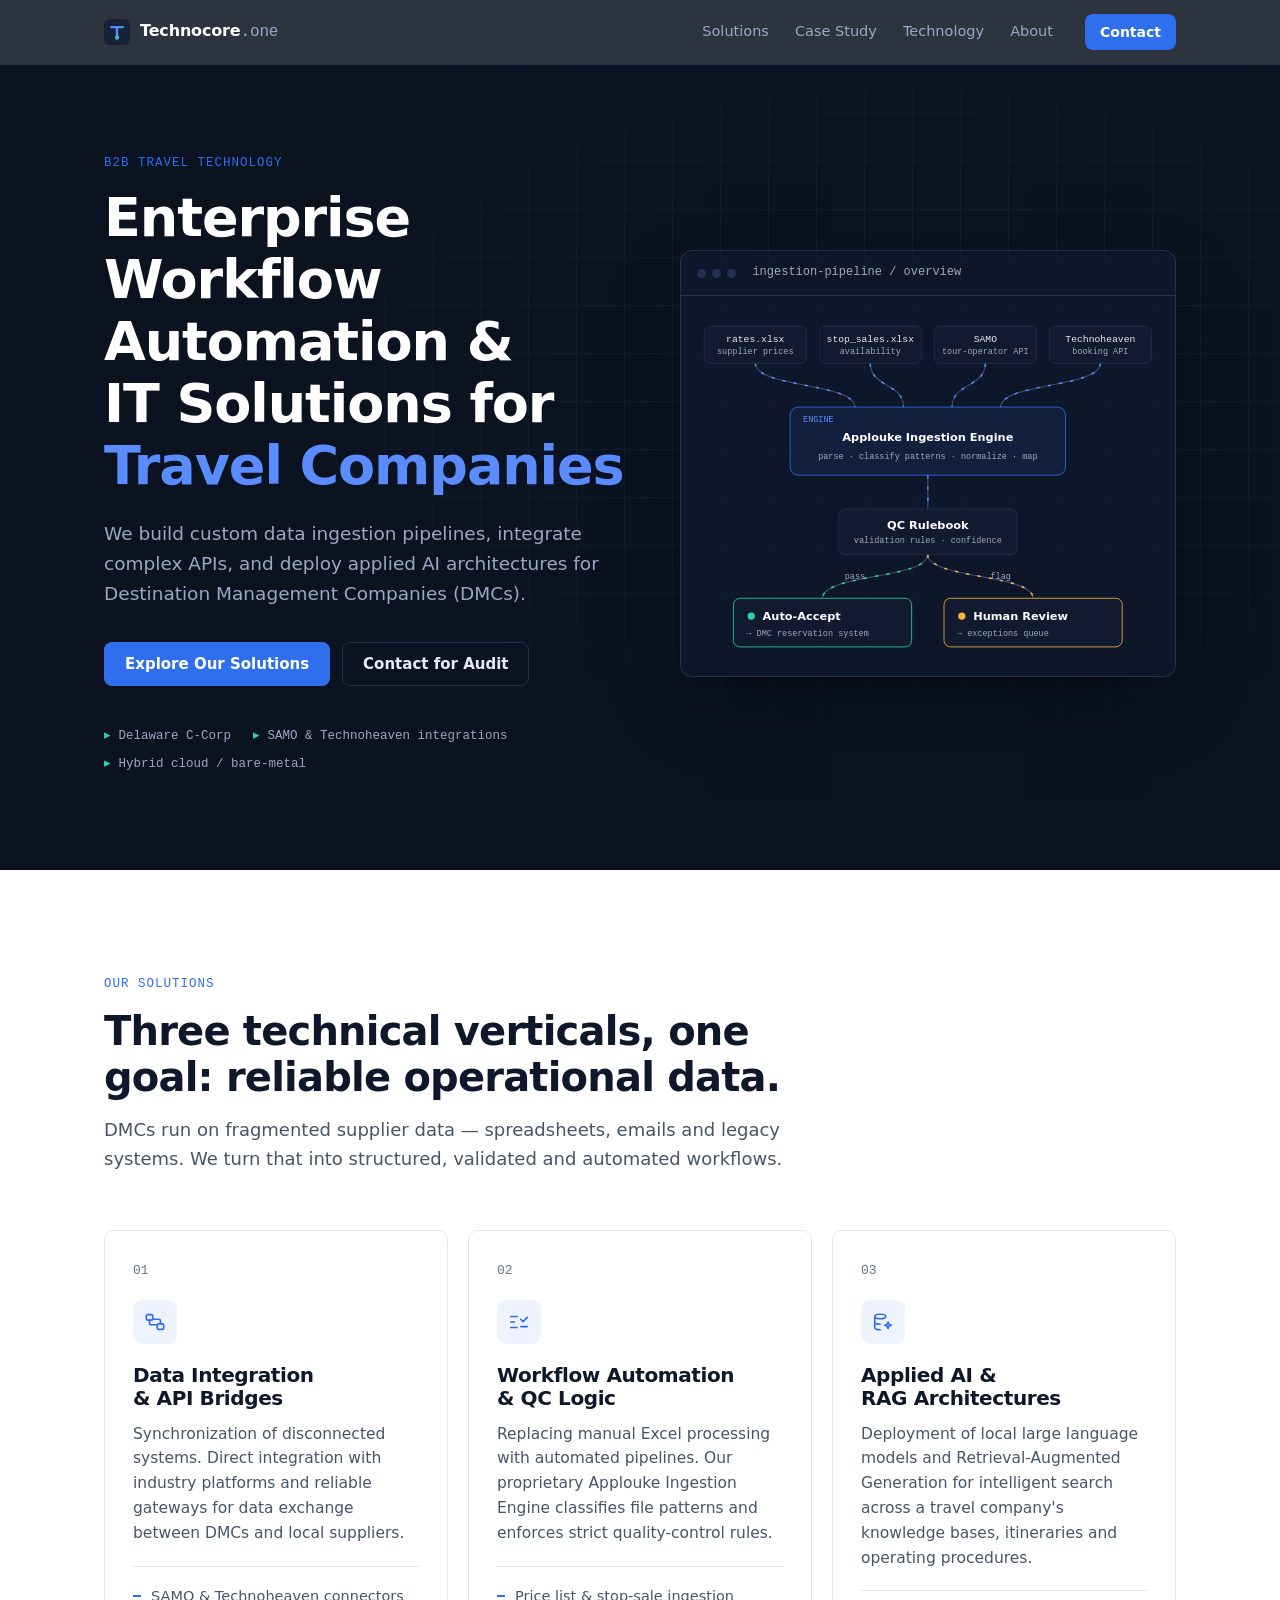
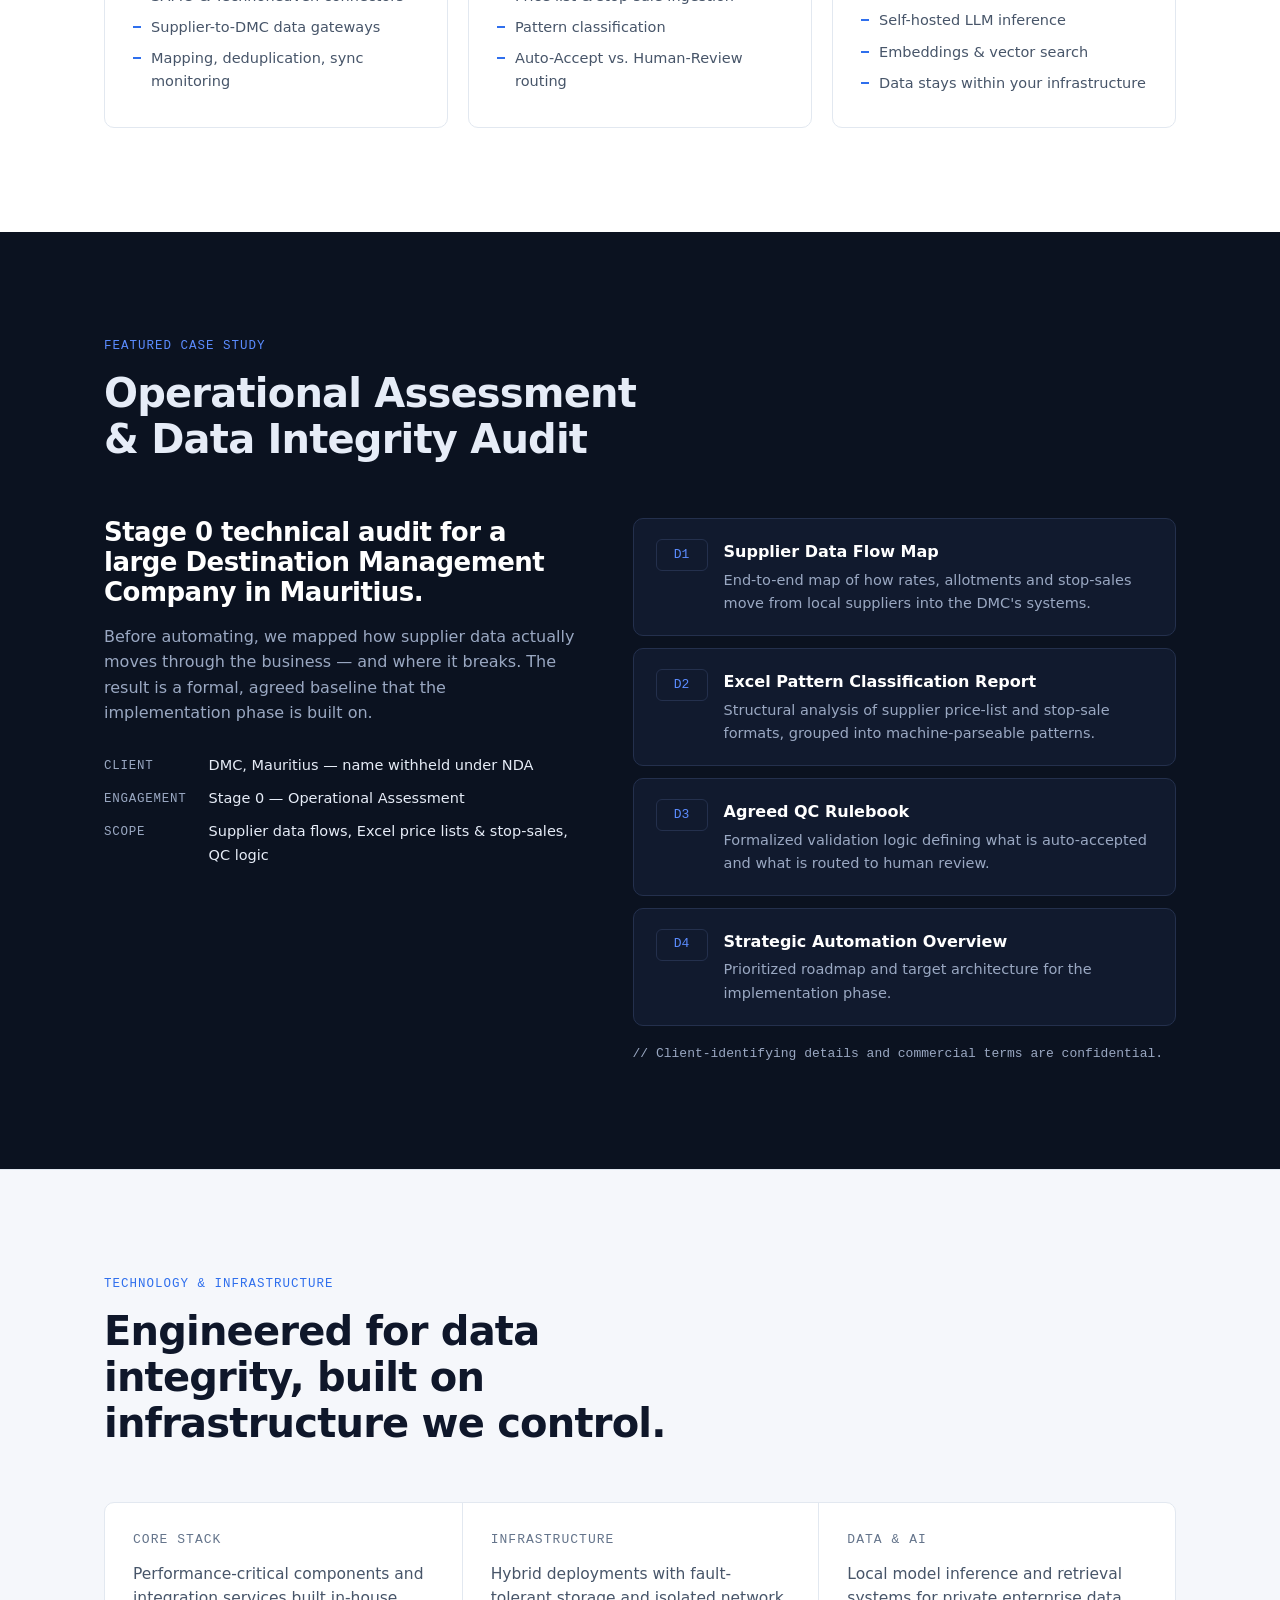
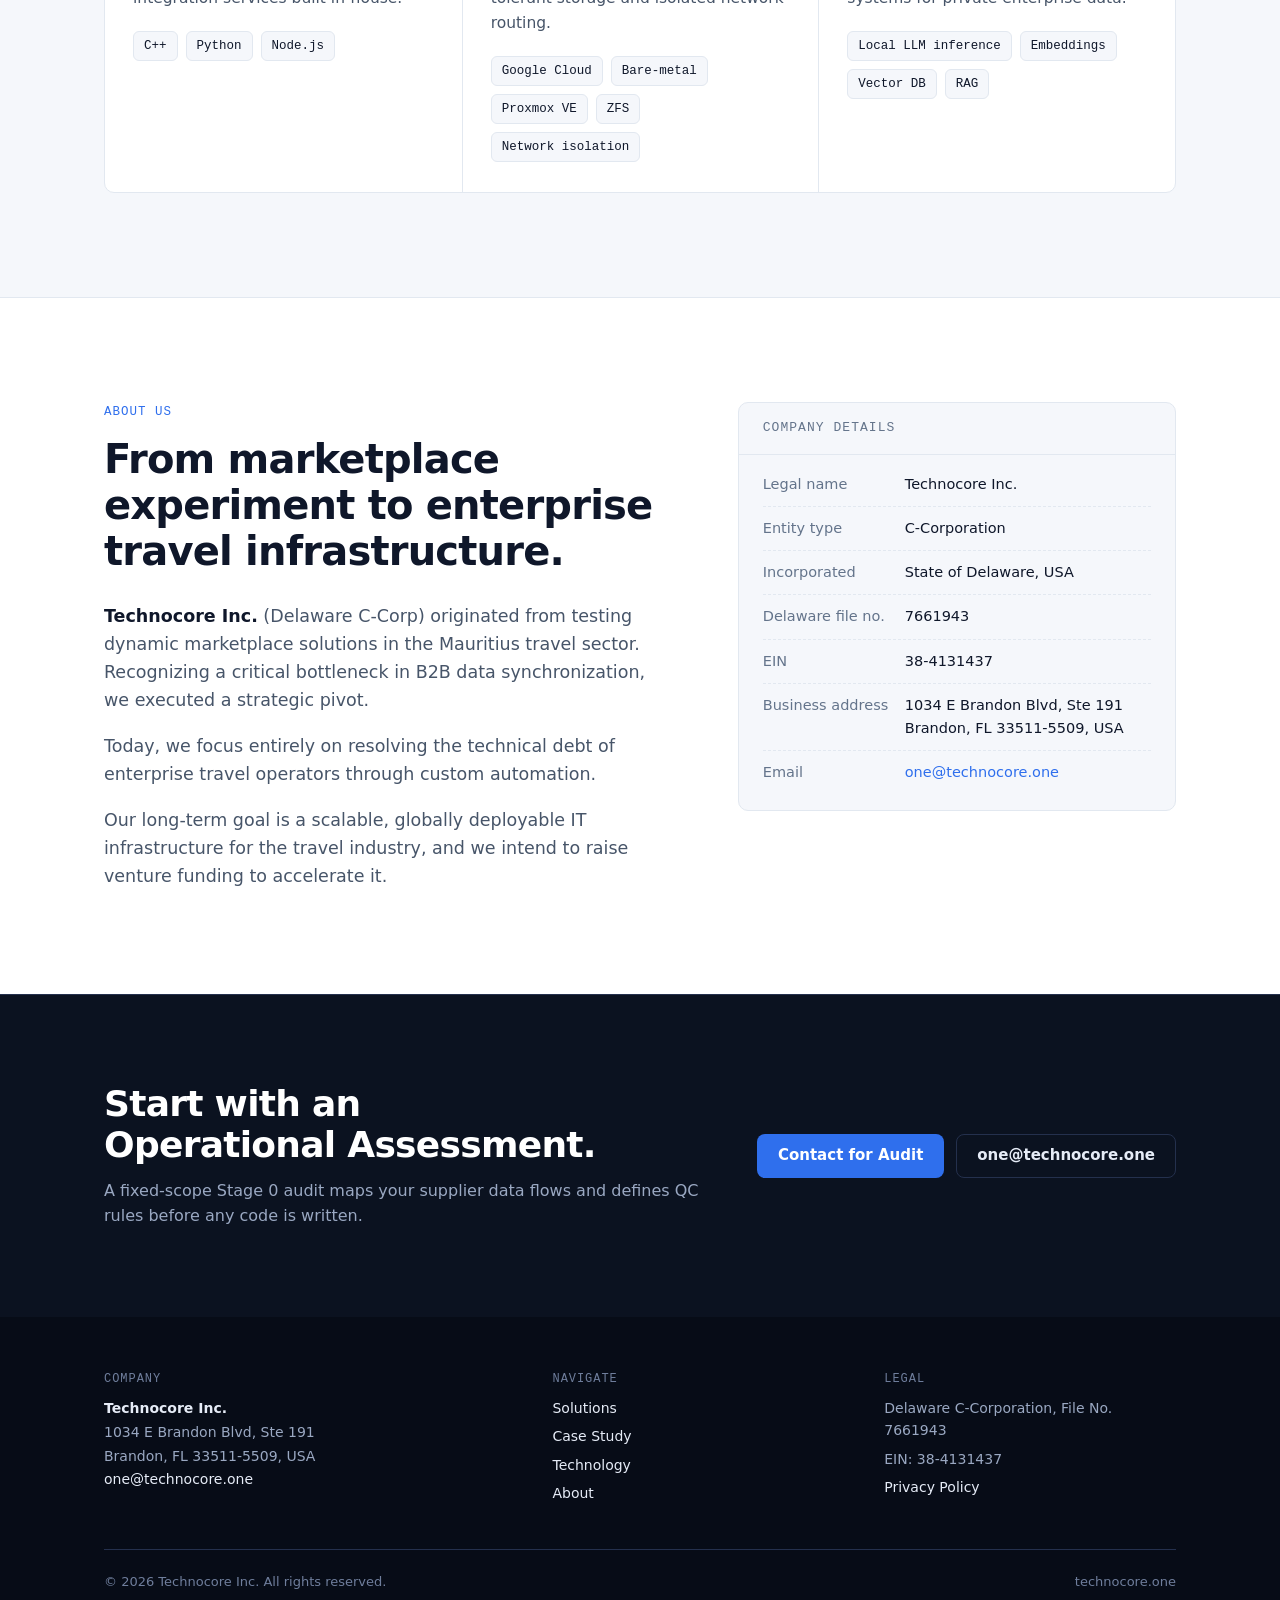
<file: index.html>
<!doctype html>
<html lang="en">
<head>
  <meta charset="utf-8">
  <meta name="viewport" content="width=device-width, initial-scale=1">
  <title>Technocore — Workflow Automation &amp; IT Solutions for Travel Companies</title>
  <meta name="description" content="Technocore Inc. builds data ingestion pipelines, API integrations and applied AI systems for Destination Management Companies (DMCs).">
  <link rel="canonical" href="https://technocore.one/">
  <link rel="icon" href="favicon.svg" type="image/svg+xml">
  <meta name="theme-color" content="#0B1220">
  <meta property="og:type" content="website">
  <meta property="og:url" content="https://technocore.one/">
  <meta property="og:title" content="Technocore — Workflow Automation & IT Solutions for Travel Companies">
  <meta property="og:description" content="Data ingestion pipelines, API integrations and applied AI for Destination Management Companies.">
  <link rel="stylesheet" href="styles.css">
  <script type="application/ld+json">
  {
    "@context": "https://schema.org",
    "@type": "Organization",
    "name": "Technocore Inc.",
    "url": "https://technocore.one/",
    "email": "one@technocore.one",
    "legalName": "Technocore Inc.",
    "taxID": "38-4131437",
    "description": "Enterprise workflow automation and IT solutions for travel companies.",
    "address": {
      "@type": "PostalAddress",
      "streetAddress": "1034 E Brandon Blvd, Ste 191",
      "addressLocality": "Brandon",
      "addressRegion": "FL",
      "postalCode": "33511-5509",
      "addressCountry": "US"
    }
  }
  </script>
</head>
<body>

<header class="site-header">
  <div class="wrap">
    <a class="brand" href="#top" aria-label="Technocore — home">
      <svg viewBox="0 0 32 32" aria-hidden="true"><rect width="32" height="32" rx="7" fill="#16213A"/><path d="M9 10h14M16 10v13" stroke="#5B8CFF" stroke-width="3" stroke-linecap="round"/><circle cx="16" cy="23" r="2.6" fill="#2BD4A4"/></svg>
      <b>Technocore<span>.one</span></b>
    </a>
    <nav class="nav" aria-label="Primary">
      <a href="#solutions">Solutions</a>
      <a href="#case-study">Case Study</a>
      <a href="#technology">Technology</a>
      <a href="#about">About</a>
    </nav>
    <a class="btn btn--primary btn--sm" href="#contact">Contact</a>
  </div>
</header>

<main id="top">

  <!-- 1. Hero -->
  <section class="hero">
    <div class="wrap">
      <div>
        <div class="eyebrow">B2B Travel Technology</div>
        <h1>Enterprise Workflow Automation &amp; IT&nbsp;Solutions for <em>Travel&nbsp;Companies</em></h1>
        <p class="lead">We build custom data ingestion pipelines, integrate complex APIs, and deploy applied AI architectures for Destination Management Companies (DMCs).</p>
        <div class="actions">
          <a class="btn btn--primary" href="#solutions">Explore Our Solutions</a>
          <a class="btn btn--ghost" href="#contact">Contact for Audit</a>
        </div>
        <div class="meta">
          <span>Delaware C-Corp</span>
          <span>SAMO &amp; Technoheaven integrations</span>
          <span>Hybrid cloud / bare-metal</span>
        </div>
      </div>

      <div class="visual panel">
        <div class="panel-bar"><i></i><i></i><i></i><span>ingestion-pipeline / overview</span></div>
        <svg class="flow" viewBox="0 0 560 420" role="img" aria-labelledby="flow-title flow-desc">
          <title id="flow-title">Data ingestion pipeline</title>
          <desc id="flow-desc">Supplier Excel files and tour-operator APIs flow into the Applouke Ingestion Engine, then through a QC rulebook that routes each record either to automatic acceptance or to human review.</desc>

          <!-- edges -->
          <g>
            <path class="edge" d="M67 56 C67 86 190 80 190 110"/>
            <path class="edge" d="M209 56 C209 86 250 80 250 110"/>
            <path class="edge" d="M351 56 C351 86 310 80 310 110"/>
            <path class="edge" d="M493 56 C493 86 370 80 370 110"/>
            <path class="edge" d="M280 194 L280 236"/>
            <path class="edge" d="M280 292 C280 322 150 316 150 346"/>
            <path class="edge" d="M280 292 C280 322 410 316 410 346"/>
          </g>
          <g aria-hidden="true">
            <path class="pulse pulse--in" d="M67 56 C67 86 190 80 190 110"/>
            <path class="pulse pulse--in" d="M209 56 C209 86 250 80 250 110"/>
            <path class="pulse pulse--in" d="M351 56 C351 86 310 80 310 110"/>
            <path class="pulse pulse--in" d="M493 56 C493 86 370 80 370 110"/>
            <path class="pulse pulse--in" d="M280 194 L280 236"/>
            <path class="pulse pulse--ok" d="M280 292 C280 322 150 316 150 346"/>
            <path class="pulse pulse--warn" d="M280 292 C280 322 410 316 410 346"/>
          </g>

          <!-- sources -->
          <g>
            <rect class="node" x="4" y="10" width="126" height="46" rx="7"/>
            <text class="lbl" x="67" y="30" text-anchor="middle">rates.xlsx</text>
            <text class="sub" x="67" y="45" text-anchor="middle">supplier prices</text>

            <rect class="node" x="146" y="10" width="126" height="46" rx="7"/>
            <text class="lbl" x="209" y="30" text-anchor="middle">stop_sales.xlsx</text>
            <text class="sub" x="209" y="45" text-anchor="middle">availability</text>

            <rect class="node" x="288" y="10" width="126" height="46" rx="7"/>
            <text class="lbl" x="351" y="30" text-anchor="middle">SAMO</text>
            <text class="sub" x="351" y="45" text-anchor="middle">tour-operator API</text>

            <rect class="node" x="430" y="10" width="126" height="46" rx="7"/>
            <text class="lbl" x="493" y="30" text-anchor="middle">Technoheaven</text>
            <text class="sub" x="493" y="45" text-anchor="middle">booking API</text>
          </g>

          <!-- engine -->
          <rect class="node node--core" x="110" y="110" width="340" height="84" rx="10"/>
          <text class="sub" x="126" y="128" fill="#5B8CFF" style="fill:#5B8CFF">ENGINE</text>
          <text class="ttl" x="280" y="152" text-anchor="middle">Applouke Ingestion Engine</text>
          <text class="sub" x="280" y="174" text-anchor="middle">parse · classify patterns · normalize · map</text>

          <!-- QC -->
          <rect class="node" x="170" y="236" width="220" height="56" rx="8"/>
          <text class="ttl" x="280" y="260" text-anchor="middle">QC Rulebook</text>
          <text class="sub" x="280" y="278" text-anchor="middle">validation rules · confidence</text>

          <text class="sub" x="190" y="322" text-anchor="middle">pass</text>
          <text class="sub" x="370" y="322" text-anchor="middle">flag</text>

          <!-- outcomes -->
          <rect class="node" x="40" y="346" width="220" height="60" rx="8" style="stroke:#2BD4A4"/>
          <circle cx="62" cy="368" r="4.5" fill="#2BD4A4"/>
          <text class="ttl" x="76" y="373">Auto-Accept</text>
          <text class="sub" x="56" y="393">→ DMC reservation system</text>

          <rect class="node" x="300" y="346" width="220" height="60" rx="8" style="stroke:#F5B544"/>
          <circle cx="322" cy="368" r="4.5" fill="#F5B544"/>
          <text class="ttl" x="336" y="373">Human Review</text>
          <text class="sub" x="316" y="393">→ exceptions queue</text>
        </svg>
      </div>
    </div>
  </section>

  <!-- 2. Solutions -->
  <section class="section" id="solutions">
    <div class="wrap">
      <div class="section-head">
        <div class="eyebrow">Our Solutions</div>
        <h2>Three technical verticals, one goal: reliable operational data.</h2>
        <p>DMCs run on fragmented supplier data — spreadsheets, emails and legacy systems. We turn that into structured, validated and automated workflows.</p>
      </div>

      <div class="cards">
        <article class="card">
          <div class="num">01</div>
          <div class="icon" aria-hidden="true">
            <svg viewBox="0 0 24 24" fill="none" stroke="currentColor" stroke-width="1.8" stroke-linecap="round" stroke-linejoin="round"><rect x="2.5" y="4" width="7" height="6" rx="1.5"/><rect x="14.5" y="14" width="7" height="6" rx="1.5"/><path d="M6 10v3a2 2 0 0 0 2 2h6.5M18 14v-3a2 2 0 0 0-2-2H9.5"/></svg>
          </div>
          <h3>Data Integration &amp; API Bridges</h3>
          <p>Synchronization of disconnected systems. Direct integration with industry platforms and reliable gateways for data exchange between DMCs and local suppliers.</p>
          <ul>
            <li>SAMO &amp; Technoheaven connectors</li>
            <li>Supplier-to-DMC data gateways</li>
            <li>Mapping, deduplication, sync monitoring</li>
          </ul>
        </article>

        <article class="card">
          <div class="num">02</div>
          <div class="icon" aria-hidden="true">
            <svg viewBox="0 0 24 24" fill="none" stroke="currentColor" stroke-width="1.8" stroke-linecap="round" stroke-linejoin="round"><path d="M3 6h7M3 12h4M3 18h7"/><path d="M14 9l2.5 2.5L21 7"/><path d="M14 17h7"/></svg>
          </div>
          <h3>Workflow Automation &amp; QC Logic</h3>
          <p>Replacing manual Excel processing with automated pipelines. Our proprietary Applouke Ingestion Engine classifies file patterns and enforces strict quality-control rules.</p>
          <ul>
            <li>Price list &amp; stop-sale ingestion</li>
            <li>Pattern classification</li>
            <li>Auto-Accept vs. Human-Review routing</li>
          </ul>
        </article>

        <article class="card">
          <div class="num">03</div>
          <div class="icon" aria-hidden="true">
            <svg viewBox="0 0 24 24" fill="none" stroke="currentColor" stroke-width="1.8" stroke-linecap="round" stroke-linejoin="round"><ellipse cx="9" cy="6" rx="6" ry="2.5"/><path d="M3 6v6c0 1.4 2.7 2.5 6 2.5M3 12v6c0 1.4 2.7 2.5 6 2.5"/><path d="M17.5 12l1 2.5 2.5 1-2.5 1-1 2.5-1-2.5-2.5-1 2.5-1z"/></svg>
          </div>
          <h3>Applied AI &amp; RAG Architectures</h3>
          <p>Deployment of local large language models and Retrieval-Augmented Generation for intelligent search across a travel company's knowledge bases, itineraries and operating procedures.</p>
          <ul>
            <li>Self-hosted LLM inference</li>
            <li>Embeddings &amp; vector search</li>
            <li>Data stays within your infrastructure</li>
          </ul>
        </article>
      </div>
    </div>
  </section>

  <!-- 3. Case study -->
  <section class="section section--dark" id="case-study">
    <div class="wrap">
      <div class="section-head">
        <div class="eyebrow">Featured Case Study</div>
        <h2>Operational Assessment &amp; Data Integrity Audit</h2>
      </div>

      <div class="case">
        <div class="context">
          <h3>Stage 0 technical audit for a large Destination Management Company in Mauritius.</h3>
          <p>Before automating, we mapped how supplier data actually moves through the business — and where it breaks. The result is a formal, agreed baseline that the implementation phase is built on.</p>
          <dl class="facts">
            <dt>Client</dt><dd>DMC, Mauritius — name withheld under NDA</dd>
            <dt>Engagement</dt><dd>Stage 0 — Operational Assessment</dd>
            <dt>Scope</dt><dd>Supplier data flows, Excel price lists &amp; stop-sales, QC logic</dd>
          </dl>
        </div>

        <div>
          <ol class="deliverables">
            <li>
              <div class="id">D1</div>
              <strong>Supplier Data Flow Map</strong>
              <span>End-to-end map of how rates, allotments and stop-sales move from local suppliers into the DMC's systems.</span>
            </li>
            <li>
              <div class="id">D2</div>
              <strong>Excel Pattern Classification Report</strong>
              <span>Structural analysis of supplier price-list and stop-sale formats, grouped into machine-parseable patterns.</span>
            </li>
            <li>
              <div class="id">D3</div>
              <strong>Agreed QC Rulebook</strong>
              <span>Formalized validation logic defining what is auto-accepted and what is routed to human review.</span>
            </li>
            <li>
              <div class="id">D4</div>
              <strong>Strategic Automation Overview</strong>
              <span>Prioritized roadmap and target architecture for the implementation phase.</span>
            </li>
          </ol>
          <p class="case-note">// Client-identifying details and commercial terms are confidential.</p>
        </div>
      </div>
    </div>
  </section>

  <!-- 4. Technology -->
  <section class="section section--alt" id="technology">
    <div class="wrap">
      <div class="section-head">
        <div class="eyebrow">Technology &amp; Infrastructure</div>
        <h2>Engineered for data integrity, built on infrastructure we control.</h2>
      </div>

      <div class="stack">
        <div>
          <h3>Core Stack</h3>
          <p>Performance-critical components and integration services built in-house.</p>
          <div class="chips"><span class="chip">C++</span><span class="chip">Python</span><span class="chip">Node.js</span></div>
        </div>
        <div>
          <h3>Infrastructure</h3>
          <p>Hybrid deployments with fault-tolerant storage and isolated network routing.</p>
          <div class="chips"><span class="chip">Google Cloud</span><span class="chip">Bare-metal</span><span class="chip">Proxmox VE</span><span class="chip">ZFS</span><span class="chip">Network isolation</span></div>
        </div>
        <div>
          <h3>Data &amp; AI</h3>
          <p>Local model inference and retrieval systems for private enterprise data.</p>
          <div class="chips"><span class="chip">Local LLM inference</span><span class="chip">Embeddings</span><span class="chip">Vector DB</span><span class="chip">RAG</span></div>
        </div>
      </div>
    </div>
  </section>

  <!-- 5. About -->
  <section class="section" id="about">
    <div class="wrap about">
      <div class="text">
        <div class="eyebrow">About Us</div>
        <h2 style="font-size:clamp(28px,3.4vw,40px);margin-bottom:28px">From marketplace experiment to enterprise travel infrastructure.</h2>
        <p><strong>Technocore Inc.</strong> (Delaware C-Corp) originated from testing dynamic marketplace solutions in the Mauritius travel sector. Recognizing a critical bottleneck in B2B data synchronization, we executed a strategic pivot.</p>
        <p>Today, we focus entirely on resolving the technical debt of enterprise travel operators through custom automation.</p>
        <p>Our long-term goal is a scalable, globally deployable IT infrastructure for the travel industry, and we intend to raise venture funding to accelerate it.</p>
      </div>

      <aside class="entity" aria-label="Company details">
        <h3>Company details</h3>
        <dl>
          <div><dt>Legal name</dt><dd>Technocore Inc.</dd></div>
          <div><dt>Entity type</dt><dd>C-Corporation</dd></div>
          <div><dt>Incorporated</dt><dd>State of Delaware, USA</dd></div>
          <div><dt>Delaware file no.</dt><dd>7661943</dd></div>
          <div><dt>EIN</dt><dd>38-4131437</dd></div>
          <div><dt>Business address</dt><dd>1034 E Brandon Blvd, Ste 191<br>Brandon, FL 33511-5509, USA</dd></div>
          <div><dt>Email</dt><dd><a href="mailto:one@technocore.one">one@technocore.one</a></dd></div>
        </dl>
      </aside>
    </div>
  </section>

  <!-- Contact -->
  <section class="contact" id="contact">
    <div class="wrap">
      <div>
        <h2>Start with an Operational Assessment.</h2>
        <p>A fixed-scope Stage 0 audit maps your supplier data flows and defines QC rules before any code is written.</p>
      </div>
      <div class="actions">
        <a class="btn btn--primary" href="mailto:one@technocore.one?subject=Operational%20Assessment%20Request">Contact for Audit</a>
        <a class="btn btn--ghost" href="mailto:one@technocore.one">one@technocore.one</a>
      </div>
    </div>
  </section>
</main>

<footer class="site-footer">
  <div class="wrap">
    <div class="grid">
      <div>
        <h4>Company</h4>
        <address>
          <strong>Technocore Inc.</strong><br>
          1034 E Brandon Blvd, Ste 191<br>
          Brandon, FL 33511-5509, USA<br>
          <a href="mailto:one@technocore.one">one@technocore.one</a>
        </address>
      </div>
      <div>
        <h4>Navigate</h4>
        <ul>
          <li><a href="#solutions">Solutions</a></li>
          <li><a href="#case-study">Case Study</a></li>
          <li><a href="#technology">Technology</a></li>
          <li><a href="#about">About</a></li>
        </ul>
      </div>
      <div>
        <h4>Legal</h4>
        <ul>
          <li>Delaware C-Corporation, File No. 7661943</li>
          <li>EIN: 38-4131437</li>
          <li><a href="privacy.html">Privacy Policy</a></li>
        </ul>
      </div>
    </div>
    <div class="legal">
      <span>© 2026 Technocore Inc. All rights reserved.</span>
      <span>technocore.one</span>
    </div>
  </div>
</footer>

</body>
</html>
</file>
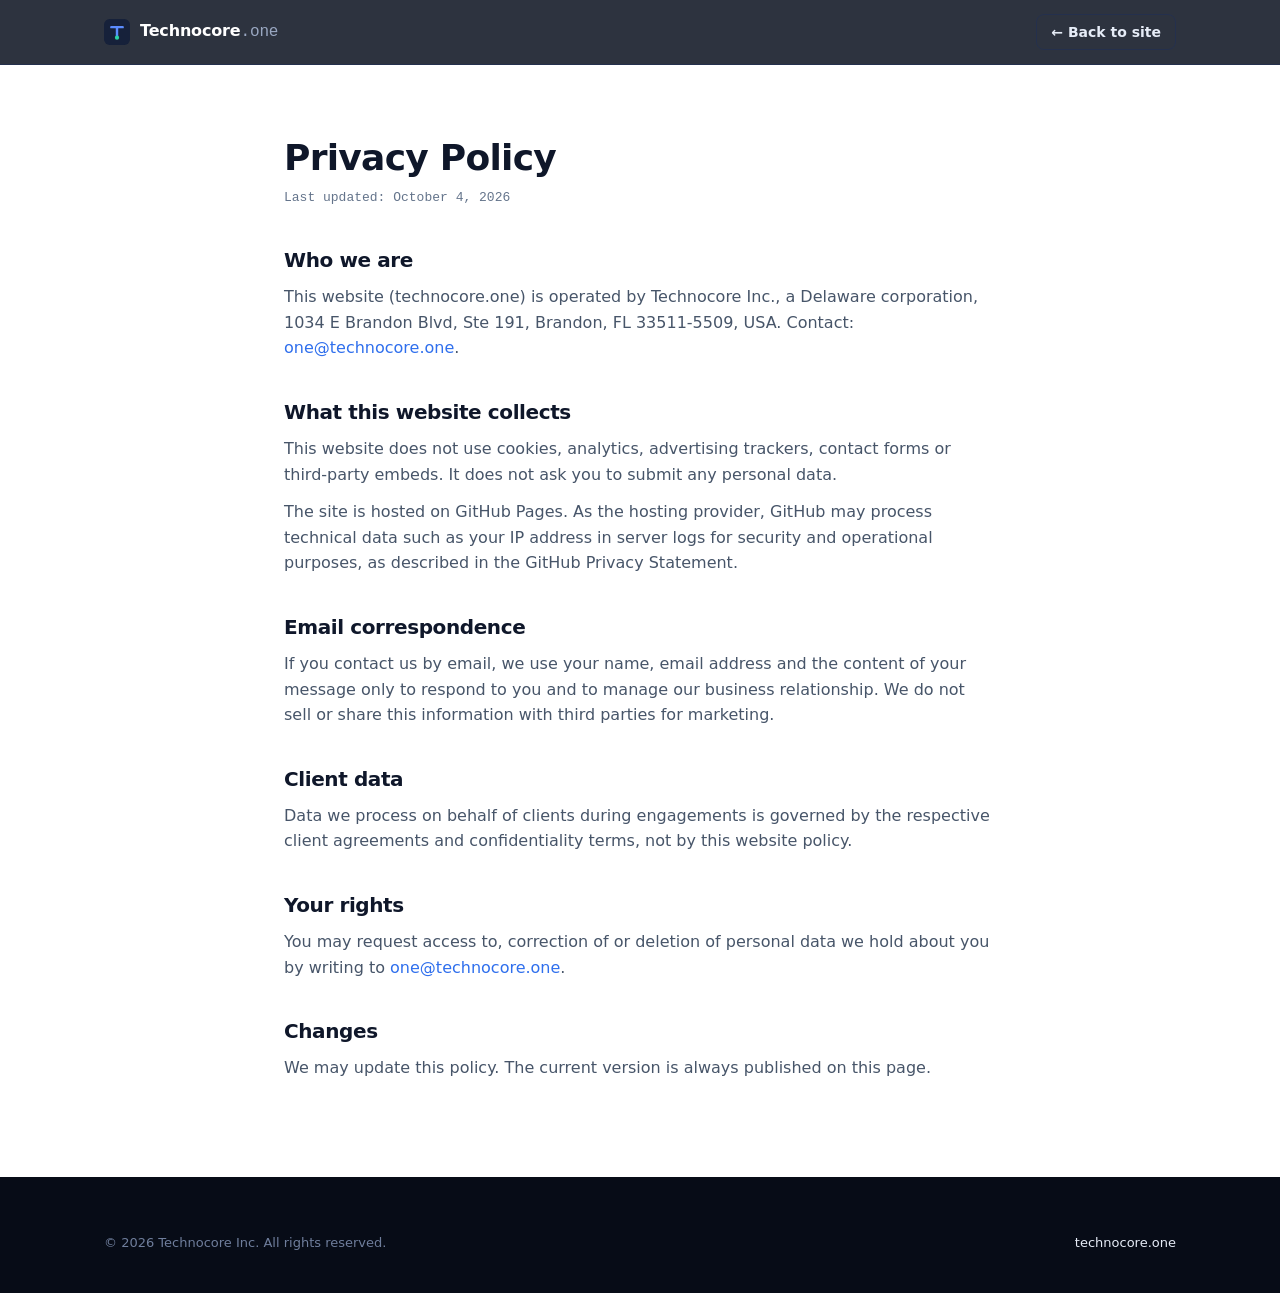
<file: privacy.html>
<!doctype html>
<html lang="en">
<head>
  <meta charset="utf-8">
  <meta name="viewport" content="width=device-width, initial-scale=1">
  <title>Privacy Policy — Technocore</title>
  <meta name="description" content="Privacy Policy of Technocore Inc. for technocore.one.">
  <link rel="canonical" href="https://technocore.one/privacy.html">
  <link rel="icon" href="favicon.svg" type="image/svg+xml">
  <link rel="stylesheet" href="styles.css">
</head>
<body>
<header class="site-header">
  <div class="wrap">
    <a class="brand" href="./" aria-label="Technocore — home">
      <svg viewBox="0 0 32 32" aria-hidden="true"><rect width="32" height="32" rx="7" fill="#16213A"/><path d="M9 10h14M16 10v13" stroke="#5B8CFF" stroke-width="3" stroke-linecap="round"/><circle cx="16" cy="23" r="2.6" fill="#2BD4A4"/></svg>
      <b>Technocore<span>.one</span></b>
    </a>
    <a class="btn btn--ghost btn--sm" style="margin-left:auto" href="./">← Back to site</a>
  </div>
</header>

<main class="prose">
  <h1>Privacy Policy</h1>
  <p class="updated">Last updated: October 4, 2026</p>

  <h2>Who we are</h2>
  <p>This website (technocore.one) is operated by Technocore Inc., a Delaware corporation, 1034 E Brandon Blvd, Ste 191, Brandon, FL 33511-5509, USA. Contact: <a href="mailto:one@technocore.one">one@technocore.one</a>.</p>

  <h2>What this website collects</h2>
  <p>This website does not use cookies, analytics, advertising trackers, contact forms or third-party embeds. It does not ask you to submit any personal data.</p>
  <p>The site is hosted on GitHub Pages. As the hosting provider, GitHub may process technical data such as your IP address in server logs for security and operational purposes, as described in the GitHub Privacy Statement.</p>

  <h2>Email correspondence</h2>
  <p>If you contact us by email, we use your name, email address and the content of your message only to respond to you and to manage our business relationship. We do not sell or share this information with third parties for marketing.</p>

  <h2>Client data</h2>
  <p>Data we process on behalf of clients during engagements is governed by the respective client agreements and confidentiality terms, not by this website policy.</p>

  <h2>Your rights</h2>
  <p>You may request access to, correction of or deletion of personal data we hold about you by writing to <a href="mailto:one@technocore.one">one@technocore.one</a>.</p>

  <h2>Changes</h2>
  <p>We may update this policy. The current version is always published on this page.</p>
</main>

<footer class="site-footer">
  <div class="wrap">
    <div class="legal" style="margin-top:0;border-top:0;padding-top:0">
      <span>© 2026 Technocore Inc. All rights reserved.</span>
      <a href="./">technocore.one</a>
    </div>
  </div>
</footer>
</body>
</html>
</file>
<file: styles.css>
/* Technocore — static landing styles. No external dependencies. */

:root {
  --ink: #0B1220;
  --ink-2: #111A2E;
  --ink-3: #1A2540;
  --line-dark: #24304D;
  --text: #0F172A;
  --text-2: #475569;
  --text-3: #64748B;
  --text-inv: #E6ECF7;
  --text-inv-2: #9AA8C2;
  --bg: #FFFFFF;
  --bg-2: #F5F7FB;
  --line: #E2E8F0;
  --accent: #2F6FED;
  --accent-2: #5B8CFF;
  --ok: #2BD4A4;
  --warn: #F5B544;

  --sans: Inter, ui-sans-serif, system-ui, -apple-system, "Segoe UI", Roboto, "Helvetica Neue", Arial, sans-serif;
  --mono: ui-monospace, "SF Mono", "JetBrains Mono", Menlo, Consolas, "Liberation Mono", monospace;

  --wrap: 1120px;
  --gutter: 24px;
  --radius: 10px;
}

*, *::before, *::after { box-sizing: border-box; }
html { scroll-behavior: smooth; -webkit-text-size-adjust: 100%; }
body {
  margin: 0;
  font-family: var(--sans);
  font-size: 16px;
  line-height: 1.6;
  color: var(--text);
  background: var(--bg);
  -webkit-font-smoothing: antialiased;
}
img, svg { display: block; max-width: 100%; }
a { color: var(--accent); text-decoration: none; }
a:hover { text-decoration: underline; }
h1, h2, h3 { line-height: 1.15; margin: 0; letter-spacing: -0.02em; text-wrap: balance; }
p { margin: 0; }
:focus-visible { outline: 2px solid var(--accent-2); outline-offset: 3px; border-radius: 4px; }

.wrap { max-width: var(--wrap); margin: 0 auto; padding: 0 var(--gutter); }
section[id] { scroll-margin-top: 72px; }

.eyebrow {
  font-family: var(--mono);
  font-size: 12.5px;
  letter-spacing: 0.08em;
  text-transform: uppercase;
  color: var(--accent);
  margin-bottom: 14px;
}
.section { padding: 104px 0; }
.section--alt { background: var(--bg-2); border-top: 1px solid var(--line); border-bottom: 1px solid var(--line); }
.section--dark { background: var(--ink); color: var(--text-inv); }
.section--dark .eyebrow { color: var(--accent-2); }
.section-head { max-width: 720px; margin-bottom: 56px; }
.section-head h2 { font-size: clamp(28px, 3.4vw, 40px); }
.section-head p { margin-top: 16px; font-size: 18px; color: var(--text-2); }
.section--dark .section-head p { color: var(--text-inv-2); }

/* ---------- Header ---------- */
.site-header {
  position: sticky; top: 0; z-index: 50;
  background: rgba(11, 18, 32, 0.86);
  backdrop-filter: saturate(140%) blur(10px);
  -webkit-backdrop-filter: saturate(140%) blur(10px);
  border-bottom: 1px solid var(--line-dark);
}
.site-header .wrap { display: flex; align-items: center; gap: 32px; height: 64px; }
.brand { display: flex; align-items: center; gap: 10px; color: #fff; font-weight: 650; letter-spacing: -0.01em; }
.brand:hover { text-decoration: none; }
.brand svg { width: 26px; height: 26px; }
.brand b { font-weight: 650; }
.brand span { font-family: var(--mono); font-weight: 500; color: var(--text-inv-2); }
.nav { display: flex; gap: 26px; margin-left: auto; }
.nav a { color: var(--text-inv-2); font-size: 14.5px; }
.nav a:hover { color: #fff; text-decoration: none; }

.btn {
  display: inline-flex; align-items: center; justify-content: center; gap: 8px;
  height: 44px; padding: 0 20px;
  font: 600 15px/1 var(--sans);
  border-radius: 8px; border: 1px solid transparent;
  cursor: pointer; white-space: nowrap;
  transition: background-color .15s, border-color .15s, color .15s;
}
.btn:hover { text-decoration: none; }
.btn--primary { background: var(--accent); color: #fff; }
.btn--primary:hover { background: #255DD0; }
.btn--ghost { border-color: var(--line-dark); color: var(--text-inv); }
.btn--ghost:hover { border-color: var(--accent-2); color: #fff; }
.btn--sm { height: 36px; padding: 0 14px; font-size: 14px; }

/* ---------- Hero ---------- */
.hero {
  position: relative; overflow: hidden;
  background: var(--ink); color: var(--text-inv);
  padding: 88px 0 96px;
}
.hero::before {
  content: ""; position: absolute; inset: 0; pointer-events: none;
  background-image:
    linear-gradient(var(--line-dark) 1px, transparent 1px),
    linear-gradient(90deg, var(--line-dark) 1px, transparent 1px);
  background-size: 48px 48px;
  opacity: .35;
  mask-image: radial-gradient(ellipse 80% 70% at 70% 40%, #000 30%, transparent 75%);
  -webkit-mask-image: radial-gradient(ellipse 80% 70% at 70% 40%, #000 30%, transparent 75%);
}
.hero .wrap { position: relative; display: grid; grid-template-columns: 1.05fr 1fr; gap: 56px; align-items: center; }
.hero h1 { font-size: clamp(34px, 4.6vw, 54px); font-weight: 700; color: #fff; }
.hero h1 em { font-style: normal; color: var(--accent-2); }
.hero .lead { margin-top: 22px; font-size: 18.5px; color: var(--text-inv-2); max-width: 560px; }
.hero .actions { display: flex; flex-wrap: wrap; gap: 12px; margin-top: 34px; }
.hero .meta {
  margin-top: 40px; display: flex; flex-wrap: wrap; gap: 8px 22px;
  font-family: var(--mono); font-size: 12.5px; color: var(--text-inv-2);
}
.hero .meta span::before { content: "▸ "; color: var(--ok); }

.flow { width: 100%; height: auto; }
.flow .node { fill: var(--ink-2); stroke: var(--line-dark); }
.flow .node--core { fill: #13203D; stroke: var(--accent); }
.flow .lbl { font-family: var(--mono); font-size: 12px; fill: var(--text-inv); }
.flow .sub { font-family: var(--mono); font-size: 10.5px; fill: var(--text-inv-2); }
.flow .ttl { font-family: var(--sans); font-size: 14px; font-weight: 650; fill: #fff; }
.flow .edge { fill: none; stroke: #3A4A70; stroke-width: 1.5; }
.flow .pulse { fill: none; stroke-width: 1.8; stroke-dasharray: 4 10; animation: flow 1.6s linear infinite; }
.flow .pulse--in { stroke: var(--accent-2); }
.flow .pulse--ok { stroke: var(--ok); }
.flow .pulse--warn { stroke: var(--warn); }
@keyframes flow { to { stroke-dashoffset: -28; } }
@media (prefers-reduced-motion: reduce) {
  html { scroll-behavior: auto; }
  .flow .pulse { animation: none; }
}

/* ---------- Solutions ---------- */
.cards { display: grid; grid-template-columns: repeat(3, 1fr); gap: 20px; }
.card {
  background: var(--bg); border: 1px solid var(--line); border-radius: var(--radius);
  padding: 30px 28px 32px; display: flex; flex-direction: column;
}
.card .num { font-family: var(--mono); font-size: 13px; color: var(--text-3); }
.card .icon {
  width: 44px; height: 44px; border-radius: 9px; margin: 18px 0 20px;
  display: grid; place-items: center; background: #EEF3FF; color: var(--accent);
}
.card .icon svg { width: 22px; height: 22px; }
.card h3 { font-size: 20px; }
.card p { margin-top: 12px; color: var(--text-2); font-size: 15.5px; }
.card ul { list-style: none; margin: 20px 0 0; padding: 18px 0 0; border-top: 1px solid var(--line); display: grid; gap: 8px; }
.card li { font-size: 14.5px; color: var(--text-2); padding-left: 18px; position: relative; }
.card li::before { content: ""; position: absolute; left: 0; top: 10px; width: 8px; height: 2px; background: var(--accent); }

/* ---------- Case study ---------- */
.case { display: grid; grid-template-columns: 1fr 1.15fr; gap: 56px; align-items: start; }
.case .context h3 { font-size: 26px; color: #fff; }
.case .context p { margin-top: 16px; color: var(--text-inv-2); }
.facts { margin: 28px 0 0; display: grid; grid-template-columns: auto 1fr; gap: 10px 22px; font-size: 14.5px; }
.facts dt { font-family: var(--mono); font-size: 12.5px; color: var(--text-inv-2); text-transform: uppercase; letter-spacing: .06em; padding-top: 2px; }
.facts dd { margin: 0; color: var(--text-inv); }
.deliverables { list-style: none; margin: 0; padding: 0; display: grid; gap: 12px; }
.deliverables li {
  display: grid; grid-template-columns: 52px 1fr; gap: 4px 16px;
  background: var(--ink-2); border: 1px solid var(--line-dark); border-radius: var(--radius);
  padding: 20px 22px;
}
.deliverables .id {
  grid-row: span 2; font-family: var(--mono); font-size: 13px; color: var(--accent-2);
  border: 1px solid var(--line-dark); border-radius: 6px; height: 32px; display: grid; place-items: center;
}
.deliverables strong { color: #fff; font-weight: 600; }
.deliverables span { color: var(--text-inv-2); font-size: 14.5px; }
.case-note { margin-top: 18px; font-size: 13px; color: var(--text-inv-2); font-family: var(--mono); }

/* ---------- Technology ---------- */
.stack { display: grid; grid-template-columns: repeat(3, 1fr); gap: 0; border: 1px solid var(--line); border-radius: var(--radius); background: var(--bg); }
.stack > div { padding: 30px 28px; }
.stack > div + div { border-left: 1px solid var(--line); }
.stack h3 { font-size: 13px; font-family: var(--mono); font-weight: 500; text-transform: uppercase; letter-spacing: .08em; color: var(--text-3); }
.stack p { margin-top: 14px; color: var(--text-2); font-size: 15.5px; }
.chips { display: flex; flex-wrap: wrap; gap: 8px; margin-top: 20px; }
.chip {
  font-family: var(--mono); font-size: 12.5px; color: var(--text);
  background: var(--bg-2); border: 1px solid var(--line); border-radius: 6px; padding: 4px 10px;
}

/* ---------- About ---------- */
.about { display: grid; grid-template-columns: 1.3fr 1fr; gap: 64px; align-items: start; }
.about .text p { font-size: 17.5px; color: var(--text-2); }
.about .text p + p { margin-top: 18px; }
.about .text strong { color: var(--text); font-weight: 600; }
.entity { border: 1px solid var(--line); border-radius: var(--radius); background: var(--bg-2); }
.entity h3 { font-size: 13px; font-family: var(--mono); font-weight: 500; text-transform: uppercase; letter-spacing: .08em; color: var(--text-3); padding: 18px 24px; border-bottom: 1px solid var(--line); }
.entity dl { margin: 0; padding: 8px 24px 16px; }
.entity dl > div { display: grid; grid-template-columns: 130px 1fr; gap: 12px; padding: 10px 0; border-bottom: 1px dashed var(--line); font-size: 14.5px; }
.entity dl > div:last-child { border-bottom: 0; }
.entity dt { color: var(--text-3); }
.entity dd { margin: 0; color: var(--text); }

/* ---------- Contact ---------- */
.contact { background: var(--ink); color: var(--text-inv); padding: 88px 0; border-top: 1px solid var(--line-dark); }
.contact .wrap { display: flex; flex-wrap: wrap; align-items: center; justify-content: space-between; gap: 32px; }
.contact h2 { font-size: clamp(26px, 3vw, 36px); color: #fff; max-width: 620px; }
.contact p { margin-top: 12px; color: var(--text-inv-2); max-width: 620px; }
.contact .actions { display: flex; flex-wrap: wrap; gap: 12px; }

/* ---------- Footer ---------- */
.site-footer { background: #070C17; color: var(--text-inv-2); font-size: 14px; padding: 56px 0 40px; }
.site-footer .grid { display: grid; grid-template-columns: 1.4fr 1fr 1fr; gap: 40px; }
.site-footer h4 { margin: 0 0 12px; font: 500 12px/1 var(--mono); text-transform: uppercase; letter-spacing: .08em; color: #6F7E9C; }
.site-footer address { font-style: normal; line-height: 1.7; }
.site-footer address strong { color: var(--text-inv); font-weight: 600; }
.site-footer a { color: var(--text-inv); }
.site-footer ul { list-style: none; margin: 0; padding: 0; display: grid; gap: 6px; }
.site-footer .legal { margin-top: 44px; padding-top: 22px; border-top: 1px solid var(--line-dark); display: flex; flex-wrap: wrap; justify-content: space-between; gap: 12px; font-size: 13px; color: #6F7E9C; }

/* ---------- Prose page (privacy) ---------- */
.prose { max-width: 760px; padding: 72px var(--gutter) 96px; margin: 0 auto; }
.prose h1 { font-size: 36px; }
.prose .updated { margin-top: 10px; color: var(--text-3); font-family: var(--mono); font-size: 13px; }
.prose h2 { font-size: 20px; margin-top: 40px; }
.prose p, .prose li { color: var(--text-2); margin-top: 12px; }
.prose ul { padding-left: 20px; margin: 0; }

/* ---------- Responsive ---------- */
@media (max-width: 960px) {
  .hero .wrap, .case, .about { grid-template-columns: 1fr; gap: 48px; }
  .hero .visual { max-width: 560px; }
  .cards, .stack { grid-template-columns: 1fr; }
  .stack > div + div { border-left: 0; border-top: 1px solid var(--line); }
  .site-footer .grid { grid-template-columns: 1fr 1fr; }
  .site-footer .grid > :first-child { grid-column: 1 / -1; }
}
@media (max-width: 760px) {
  :root { --gutter: 16px; }
  .nav { display: none; }
  .site-header .btn { margin-left: auto; }
  .section { padding: 72px 0; }
  .hero { padding: 56px 0 64px; }
  .section-head { margin-bottom: 36px; }
  .entity dl > div { grid-template-columns: 1fr; gap: 2px; }
  .site-footer .grid { grid-template-columns: 1fr; }
  .facts { grid-template-columns: 1fr; gap: 2px; }
  .facts dd { margin-bottom: 10px; }
}

/* ---------- Hero panel (window chrome around diagram) ---------- */
.panel { background: rgba(17, 26, 46, .7); border: 1px solid var(--line-dark); border-radius: 12px; box-shadow: 0 30px 80px -30px rgba(0,0,0,.6); }
.panel-bar { display: flex; align-items: center; gap: 6px; padding: 12px 16px; border-bottom: 1px solid var(--line-dark); font-family: var(--mono); font-size: 12px; color: var(--text-inv-2); }
.panel-bar i { width: 9px; height: 9px; border-radius: 50%; background: var(--line-dark); }
.panel-bar span { margin-left: 10px; }
.panel .flow { padding: 22px 20px 18px; }
</file>
